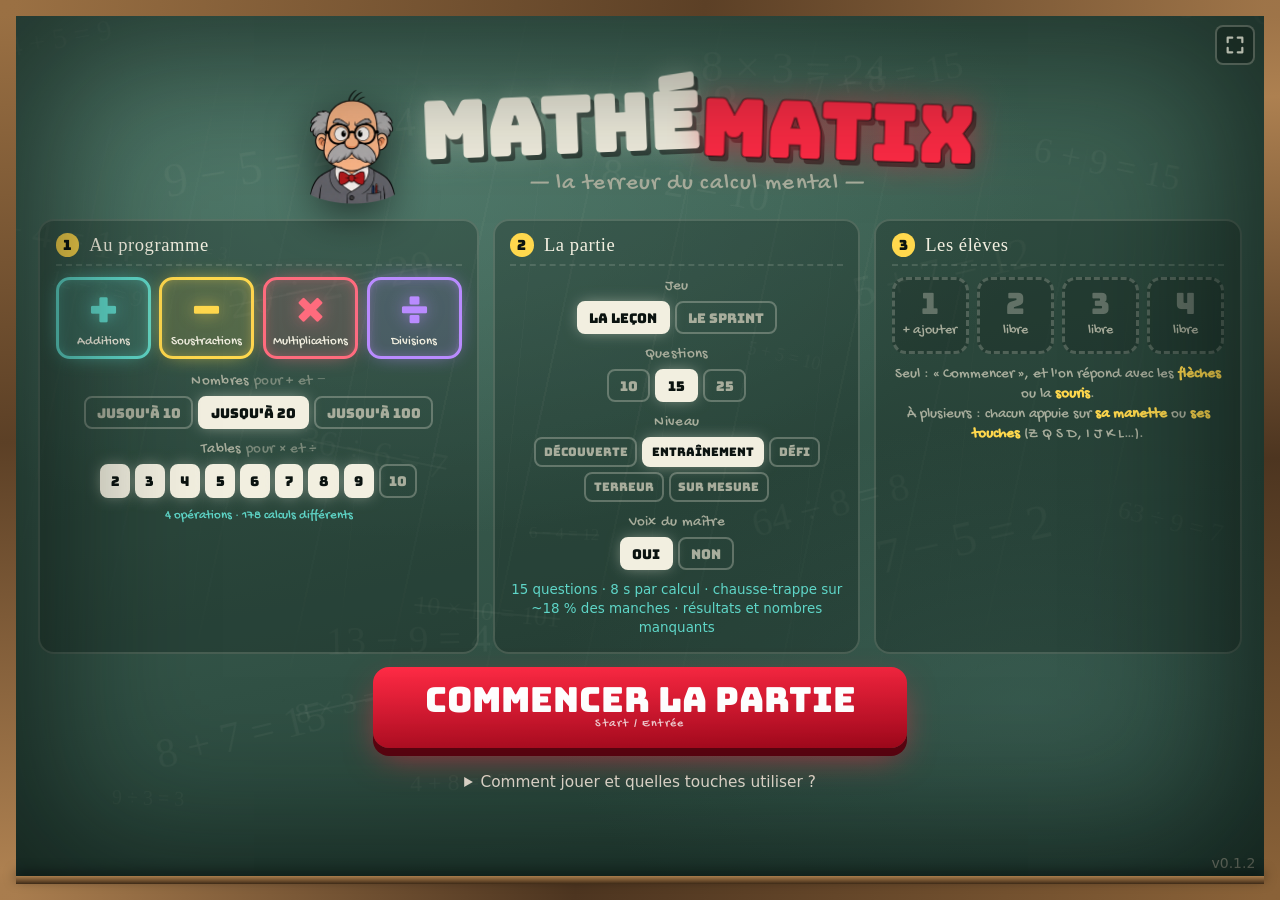
<file: index.html>
<!DOCTYPE html>
<html lang="fr">
<head>
<meta charset="utf-8">
<meta name="viewport" content="width=device-width, initial-scale=1">
<title>MATHÉMATIX — La Terreur du Calcul Mental</title>
<link rel="icon" type="image/png" href="img/maitre-icone.png">
<!-- L'appli installable du site publié. Son manifeste est ajouté par js/main.js,
     sur le site publié seulement : ouvert par double-clic, le navigateur refuse
     de le lire, et le signale en rouge dans la console. -->
<link rel="apple-touch-icon" href="img/icone-apple-180.png">
<meta name="theme-color" content="#244036">
<link rel="preconnect" href="https://fonts.googleapis.com">
<link rel="preconnect" href="https://fonts.gstatic.com" crossorigin>
<link href="https://fonts.googleapis.com/css2?family=Bungee&family=Permanent+Marker&family=Gochi+Hand&display=swap" rel="stylesheet">
<link rel="stylesheet" href="css/style.css">
</head>
<body>

<!-- Texture d'ardoise + vignette, purement décoratif -->
<div class="slate-grain" aria-hidden="true"></div>
<div class="slate-scribbles" id="slate-scribbles" aria-hidden="true"></div>
<div class="slate-vignette" aria-hidden="true"></div>
<canvas id="fx-canvas" aria-hidden="true"></canvas>
<div id="flash" aria-hidden="true"></div>

<!-- Plein écran, dans le coin du tableau. Hors de #stage : il reste au-dessus
     de la pause et du maître. Caché là où le navigateur ne sait pas le faire. -->
<button class="btn-fullscreen" id="btn-fullscreen" type="button" aria-pressed="false" hidden>
  <svg viewBox="0 0 24 24" aria-hidden="true">
    <path class="fs-enter" d="M4 9V4h5M15 4h5v5M20 15v5h-5M9 20H4v-5"/>
    <path class="fs-exit" d="M9 4v5H4M15 4v5h5M20 15h-5v5M4 15h5v5"/>
  </svg>
</button>

<main id="stage">

  <!-- ══════════════════ ACCUEIL ══════════════════ -->
  <!-- Trois blocs, dans l'ordre où on se pose les questions : QUOI réviser,
       COMMENT jouer, QUI joue. Leurs boutons sont injectés par js/main.js. -->
  <section id="screen-title" class="screen is-active">
    <div class="title-block">
      <div class="title-teacher" id="title-teacher"></div>
      <div class="title-text">
        <h1 class="game-title">
          <span class="gt-line gt-1">MATHÉ</span><span class="gt-line gt-2">MATIX</span>
        </h1>
        <p class="subtitle">— la terreur du calcul mental —</p>
      </div>
    </div>

    <div class="menu-grid">
      <section class="panel" id="panel-programme" aria-labelledby="h-programme">
        <h2 class="panel-title" id="h-programme"><b>1</b> Au programme</h2>
        <div class="op-tiles" id="op-tiles" role="group" aria-label="Opérations à réviser"></div>
        <div class="setting-group" id="scope-nombres">
          <span class="setting-label">Nombres <em class="setting-hint">pour + et −</em></span>
          <div class="seg" id="seg-nombres"></div>
        </div>
        <div class="setting-group" id="scope-tables">
          <span class="setting-label" id="label-tables">Tables <em class="setting-hint">pour × et ÷</em></span>
          <div class="table-toggles" id="table-toggles" role="group" aria-labelledby="label-tables"></div>
        </div>
        <p class="setting-note" id="programme-note" aria-live="polite"></p>
      </section>

      <section class="panel" id="panel-partie" aria-labelledby="h-partie">
        <h2 class="panel-title" id="h-partie"><b>2</b> La partie</h2>
        <div class="panel-row">
          <div class="setting-group">
            <span class="setting-label">Jeu</span>
            <div class="seg" id="seg-mode"></div>
          </div>
          <div class="setting-group" id="group-count">
            <span class="setting-label">Questions</span>
            <div class="seg" id="seg-count"></div>
          </div>
          <div class="setting-group" id="group-sprint">
            <span class="setting-label">Durée</span>
            <div class="seg" id="seg-sprint"></div>
          </div>
        </div>
        <div class="setting-group">
          <span class="setting-label">Niveau</span>
          <div class="seg" id="seg-preset"></div>
        </div>
        <div class="setting-group">
          <span class="setting-label">Voix du maître</span>
          <div class="seg" id="seg-voice"></div>
        </div>
        <p class="session-preview" id="session-preview" aria-live="polite"></p>
      </section>

      <section class="panel" id="panel-classe" aria-labelledby="h-classe">
        <h2 class="panel-title" id="h-classe"><b>3</b> Les élèves</h2>
        <div class="join-row" id="join-row" aria-label="Joueurs"><!-- pupitres injectés par JS --></div>
        <p class="join-hint" id="join-hint" aria-live="polite"></p>
        <!-- Le choix à la main, pour les cas qui sortent de l'ordinaire : il
             n'apparaît qu'en cliquant un pupitre. Boutons injectés par JS. -->
        <div class="device-picker" id="device-picker" hidden>
          <p class="picker-title" id="picker-title"></p>
          <div class="picker-options" id="picker-options" role="group" aria-labelledby="picker-title"></div>
          <p class="picker-note" id="picker-note"></p>
        </div>
      </section>
    </div>

    <!-- Réglages fins : visibles dès qu'on choisit « Sur mesure » -->
    <div class="custom-panel" id="custom-panel">
      <div class="custom-row">
        <div class="setting-group">
          <span class="setting-label">Temps par question</span>
          <div class="seg" id="seg-time"></div>
        </div>
        <div class="setting-group">
          <span class="setting-label">Calculs</span>
          <div class="seg" id="seg-mix"></div>
        </div>
        <div class="setting-group">
          <span class="setting-label">Chausse-trappes</span>
          <div class="seg" id="seg-traps"></div>
        </div>
        <div class="setting-group">
          <span class="setting-label">Rattrapage des plus lents</span>
          <div class="seg" id="seg-grace"></div>
        </div>
        <div class="setting-group">
          <span class="setting-label">Trouver le nombre manquant</span>
          <div class="seg" id="seg-hole"></div>
        </div>
        <div class="setting-group">
          <span class="setting-label">Sens d'écriture</span>
          <div class="seg" id="seg-sens"></div>
        </div>
      </div>
      <p class="custom-preview" id="custom-preview"></p>
    </div>

    <button class="btn-start" id="btn-start">
      <span>Commencer la partie</span>
      <small>Start / Entrée</small>
    </button>

    <!-- Le carnet du maître : n'apparaît que s'il a retenu quelque chose -->
    <div class="carnet-row" id="carnet-row" hidden>
      <span class="carnet-note" id="carnet-note"></span>
      <button class="btn-ghost" id="btn-carnet">Réviser ces calculs</button>
      <button class="btn-ghost btn-mini" id="btn-carnet-clear" title="Efface les calculs retenus par le maître">Vider le carnet</button>
    </div>

    <details class="controls-help" id="controls-help">
      <summary>Comment jouer et quelles touches utiliser ?</summary>
      <p>Choisis la réponse à la même place que ton bouton : haut, gauche, droite ou bas. Une seule réponse par question. La correction arrive quand tout le monde a répondu ou quand le temps est écoulé.</p>
      <p class="keys-legend" id="keys-legend"></p>
    </details>

    <!-- La version du jeu, dans le coin : écrite par js/main.js. Le bouton la
         remplace quand une version plus récente est en ligne. -->
    <p class="version" id="version"></p>
    <button class="btn-update" id="btn-update" type="button" hidden></button>
  </section>

  <!-- ══════════════════ PARTIE ══════════════════ -->
  <section id="screen-game" class="screen">

    <header class="hud">
      <div class="teacher-slot" id="teacher-slot"><!-- visage injecté --></div>
      <div class="hud-center">
        <!-- Leçon : « 3 / 15 ». Sprint : le temps qu'il reste avant la cloche. -->
        <div class="round-counter" id="round-counter"><span id="round-now">1</span><i>/</i><span id="round-max">15</span></div>
        <div class="trap-banner" id="trap-banner"></div>
      </div>
      <div class="hud-right">
        <div class="chalk-note" id="combo-note"></div>
        <button class="btn-pause" id="btn-pause" title="Pause (Échap / Start)">Pause <small>Échap / Start</small></button>
      </div>
    </header>

    <!-- L'ardoise démarre VIDE : une opération écrite ici serait lue par les
         enfants pendant l'entrée du maître, et ne serait jamais posée.
         La hauteur reste réservée en CSS pour que rien ne saute. -->
    <div class="question-zone">
      <div class="prompt" id="prompt"></div>
      <div class="prompt-tail" id="prompt-tail"></div>
      <div class="timer-rail"><div class="timer-fill" id="timer-fill"></div></div>
      <div class="round-feedback" id="round-feedback" aria-live="polite"></div>
    </div>

    <!-- Losange de réponses : la position reproduit les boutons de manette -->
    <div class="diamond" id="diamond">
      <button class="ans ans-up"    data-slot="0"><span class="ans-val"></span><em class="ans-btn">△ / Y</em></button>
      <button class="ans ans-left"  data-slot="1"><span class="ans-val"></span><em class="ans-btn">□ / X</em></button>
      <button class="ans ans-right" data-slot="2"><span class="ans-val"></span><em class="ans-btn">○ / B</em></button>
      <button class="ans ans-down"  data-slot="3"><span class="ans-val"></span><em class="ans-btn">✕ / A</em></button>
      <!-- Le tampon du verdict, au centre, posé à la révélation seulement -->
      <div class="verdict" id="verdict" aria-hidden="true"></div>
    </div>

    <footer class="desks" id="desks"><!-- pupitres injectés --></footer>
    <div class="pause-veil" id="pause-veil">
      <div class="pause-panel" id="pause-panel" role="dialog" aria-modal="true" aria-labelledby="pause-title" tabindex="-1">
        <h2 id="pause-title">On souffle !</h2>
        <p>Le temps est arrêté. La partie t'attend.</p>
        <button class="btn-start" id="btn-resume"><span>Reprendre</span><small>Start / Échap</small></button>
        <button class="btn-ghost" id="btn-quit">Terminer et voir le bulletin</button>
      </div>
    </div>
  </section>

  <!-- ══════════════════ RÉSULTATS ══════════════════ -->
  <section id="screen-end" class="screen">
    <h2 class="end-title">LE BULLETIN</h2>
    <p class="end-progress" id="end-progress"></p>
    <p class="end-record" id="end-record" aria-live="polite"></p>
    <div class="podium" id="podium"></div>
    <div class="notebook" id="notebook"></div>
    <div class="end-actions">
      <button class="btn-start" id="btn-again"><span>ON REMET ÇA</span><small>Start / Entrée</small></button>
      <button class="btn-ghost" id="btn-review" hidden>Revoir ces calculs tout de suite</button>
      <button class="btn-ghost" id="btn-menu">Changer les réglages</button>
    </div>
  </section>

  <!-- Gros plan du maître qui déboule -->
  <div class="teacher-burst" id="teacher-burst" aria-hidden="true">
    <div class="burst-face" id="burst-face"></div>
    <div class="burst-bubble" id="burst-bubble"></div>
  </div>

</main>

<script src="js/util.js"></script>
<script src="js/audio.js"></script>
<script src="js/fx.js"></script>
<script src="js/operations.js"></script>
<script src="js/questions.js"></script>
<script src="js/traps.js"></script>
<script src="js/teacher.js"></script>
<script src="js/input.js"></script>
<script src="js/memoire.js"></script>
<script src="js/game.js"></script>
<script src="js/main.js"></script>
</body>
</html>
</file>
<file: css/style.css>
/* ══════════════════════════════════════════════════════════════════
   MATHÉMATIX — feuille de style
   Direction artistique : ardoise d'école + craie + stylo rouge rageur.
   Le décor est en CSS ; seuls les portraits du maître sont des images (img/).
   ══════════════════════════════════════════════════════════════════ */

:root {
  /* Ardoise */
  --slate-0: #0b1310;
  --slate-1: #142320;
  --slate-2: #1d3028;
  --slate-edge: #3a2a1c;

  /* Craies */
  --chalk:      #f2efe0;
  --chalk-dim:  #a8ad9c;
  --chalk-warm: #ffd84d;
  --chalk-cyan: #5fd6c8;

  /* Colère */
  --rage:      #ff2b45;
  --rage-deep: #a3081c;

  /* Joueurs */
  --p1: #ff5a5f;
  --p2: #4ecdc4;
  --p3: #ffd23f;
  --p4: #b98bff;

  --font-arcade: 'Bungee', 'Arial Black', 'Impact', sans-serif;
  --font-chalk:  'Permanent Marker', 'Comic Sans MS', cursive;
  --font-hand:   'Gochi Hand', 'Comic Sans MS', cursive;

  --ease-pop: cubic-bezier(.2, 1.6, .35, 1);
}

* { box-sizing: border-box; margin: 0; padding: 0; }
/* Un élément masqué par `hidden` le reste, même s'il porte un `display`. */
[hidden] { display: none !important; }

html, body {
  height: 100%;
  overflow: hidden;
  color: var(--chalk);
  font-family: var(--font-chalk);
  -webkit-font-smoothing: antialiased;
  user-select: none;
  cursor: default;
}
html { background: var(--slate-0); }

/* ─── Fond : ardoise usée ───────────────────────────────────────────
   Le dégradé est porté par <body> lui-même, pas par un pseudo-élément :
   un z-index négatif dans body passerait derrière son propre background.
   Les couches de décor utilisent donc des z-index positifs, sous #stage. */
body {
  background:
    radial-gradient(ellipse 80% 62% at 30% 20%, rgba(94,138,124,.55) 0%, rgba(94,138,124,0) 64%),
    radial-gradient(ellipse 62% 52% at 80% 78%, rgba(70,110,98,.4) 0%, rgba(70,110,98,0) 60%),
    linear-gradient(168deg, #48705f 0%, #37594c 46%, #244036 100%);
  background-attachment: fixed;
}

/* Traces de craie effacée : de longs arcs pâles, comme un chiffon passé vite */
.slate-grain {
  position: fixed; inset: 0; z-index: 1;
  pointer-events: none;
  opacity: .1;
  background-image:
    repeating-linear-gradient(102deg, transparent 0 38px, rgba(242,239,224,.5) 38px 40px, transparent 40px 96px),
    repeating-linear-gradient(-84deg, transparent 0 62px, rgba(242,239,224,.35) 62px 63px, transparent 63px 150px);
  mask-image: radial-gradient(ellipse 80% 60% at 45% 40%, #000 0%, transparent 75%);
}

/* Le cadre passe au-dessus du jeu : c'est le tableau qui contient tout. */
.slate-vignette {
  position: fixed; inset: 0; z-index: 50;
  pointer-events: none;
  box-shadow: inset 0 0 11vw 3vw rgba(6,14,11,.62);
  /* Le cadre en bois du tableau : c'est lui qui dit « salle de classe »
     avant même qu'on lise un mot. */
  border: clamp(10px, 1.3vw, 22px) solid #6b4c2c;
  border-image: linear-gradient(148deg, #9a7043 0%, #5c4026 26%, #ad8050 52%, #4d3520 74%, #8a6238 100%) 1;
}

/* Rebord de craie : la petite gouttière en bas du tableau */
.slate-vignette::after {
  content: '';
  position: absolute;
  left: 0; right: 0; bottom: 0;
  height: clamp(6px, .9vh, 13px);
  background: linear-gradient(180deg, #a87c4c, #6b4c2c 60%, #3d2a17);
  box-shadow: 0 -4px 12px rgba(0,0,0,.5);
}

/* Opérations laissées au tableau par le maître — décor injecté par JS. */
.slate-scribbles {
  position: fixed; inset: 0; z-index: 2;
  pointer-events: none;
  overflow: hidden;
}
.scribble {
  position: absolute;
  font-family: var(--font-chalk);
  color: rgba(242,239,224,.05);
  white-space: nowrap;
  line-height: 1;
  filter: blur(.4px);      /* de la craie, pas du texte : ça ne doit pas se lire */
}
.scribble.struck { text-decoration: line-through; text-decoration-thickness: 2px; }

/* Au-dessus du gros plan du maître : la craie doit voler devant lui. */
#fx-canvas {
  position: fixed; inset: 0;
  width: 100%; height: 100%;
  pointer-events: none;
  z-index: 80;
}

#flash {
  position: fixed; inset: 0;
  pointer-events: none;
  z-index: 55;
  opacity: 0;
  background: var(--rage);
  mix-blend-mode: screen;
}
#flash.fire      { animation: flashFire .28s ease-out; }
#flash.fire-good { animation: flashGood .3s ease-out; }
@keyframes flashFire { 0% { opacity: .8 } 100% { opacity: 0 } }
@keyframes flashGood { 0% { opacity: .45; background: var(--chalk-cyan) } 100% { opacity: 0; background: var(--chalk-cyan) } }

/* ─── Secousse d'écran ────────────────────────────────────────────── */
#stage {
  position: relative;
  z-index: 10;
  height: 100%;
  will-change: transform;
}
#stage.shake-s { animation: shake .22s steps(4) 1; }
#stage.shake-m { animation: shake .38s steps(6) 2; }
#stage.shake-l { animation: shakeBig .5s steps(7) 2; }
@keyframes shake {
  0%,100% { transform: translate3d(0,0,0) }
  25% { transform: translate3d(-9px, 4px, 0) rotate(-.5deg) }
  50% { transform: translate3d(7px, -6px, 0) rotate(.4deg) }
  75% { transform: translate3d(-5px, -3px, 0) rotate(.3deg) }
}
@keyframes shakeBig {
  0%,100% { transform: translate3d(0,0,0) scale(1) }
  20% { transform: translate3d(-22px, 11px, 0) rotate(-1.4deg) scale(1.012) }
  45% { transform: translate3d(18px, -16px, 0) rotate(1.2deg) scale(1.02) }
  70% { transform: translate3d(-14px, -8px, 0) rotate(.8deg) scale(1.008) }
}

/* ─── Écrans ──────────────────────────────────────────────────────── */
.screen {
  position: absolute; inset: 0;
  display: none;
  flex-direction: column;
  align-items: center;
  padding: clamp(14px, 2.2vh, 30px) clamp(18px, 3vw, 54px);
}
.screen.is-active { display: flex; }

/* ══════════════════ ACCUEIL ══════════════════ */
/* « safe center » centre tant que ça tient, puis bascule en alignement
   haut au lieu de rogner le titre : sans lui, un accueil plus haut que
   l'écran coupait le haut de la page sans moyen d'y accéder. */
#screen-title {
  justify-content: safe center;
  gap: clamp(8px, 1.5vh, 18px);
  overflow-y: auto;
  overflow-x: hidden;
  scrollbar-width: thin;
}
#screen-title > * { flex: none; }

/* Le panneau des réglages fins prend de la place : le titre s'efface un
   peu pour lui, plutôt que de pousser le bouton de départ hors de l'écran. */
#screen-title:has(.custom-panel.on) { gap: clamp(5px, .9vh, 12px); }
#screen-title:has(.custom-panel.on) .game-title { font-size: clamp(28px, 4.4vw, 62px); }
#screen-title:has(.custom-panel.on) .title-teacher { width: clamp(46px, 5.6vw, 84px); }
#screen-title:has(.custom-panel.on) .subtitle { display: none; }
#screen-title:has(.custom-panel.on) .btn-start { font-size: clamp(17px, 2.3vw, 30px); padding-block: .32em .38em; }

.title-block {
  display: flex; align-items: center; justify-content: center;
  gap: clamp(6px, 1.6vw, 30px);
  position: relative;
}
.title-text { text-align: center; }
.title-teacher {
  width: clamp(58px, 7.4vw, 124px);
  flex: none;
  transform-origin: 50% 90%;
  animation: titleIn .7s .2s var(--ease-pop) both;
  filter: drop-shadow(0 10px 22px rgba(0,0,0,.6));
}

.game-title {
  font-family: var(--font-arcade);
  font-size: clamp(38px, 6vw, 92px);
  line-height: .86;
  letter-spacing: .01em;
  display: flex; justify-content: center; flex-wrap: wrap;
}
.gt-line { display: inline-block; }
.gt-1 {
  color: var(--chalk);
  text-shadow: 0 0 26px rgba(242,239,224,.28), 4px 5px 0 rgba(0,0,0,.55);
  transform: rotate(-2.4deg);
  animation: titleIn .7s var(--ease-pop) both;
}
.gt-2 {
  color: var(--rage);
  -webkit-text-stroke: 2px rgba(0,0,0,.35);
  text-shadow: 0 0 32px rgba(255,43,69,.6), 4px 5px 0 rgba(0,0,0,.5);
  transform: rotate(1.8deg) translateY(6px);
  animation: titleIn .7s .09s var(--ease-pop) both;
}
@keyframes titleIn {
  from { opacity: 0; transform: translateY(-40px) rotate(-14deg) scale(.7) }
}

.subtitle {
  font-family: var(--font-hand);
  font-size: clamp(14px, 1.8vw, 26px);
  color: var(--chalk-dim);
  letter-spacing: .06em;
  margin-top: .4em;
  animation: fadeUp .6s .35s both;
}
@keyframes fadeUp { from { opacity: 0; transform: translateY(14px) } }

/* ─── Les trois blocs : quoi réviser, comment jouer, qui joue ─────── */
.menu-grid {
  width: min(100%, 1560px);
  display: grid;
  grid-template-columns: minmax(0, 1.2fr) minmax(0, 1fr) minmax(0, 1fr);
  gap: clamp(8px, 1.1vw, 18px);
  align-items: stretch;
  animation: fadeUp .6s .4s both;
}
.panel {
  display: flex; flex-direction: column; align-items: center;
  gap: clamp(7px, 1.2vh, 14px);
  min-width: 0;
  padding: clamp(9px, 1.4vh, 16px) clamp(10px, 1.2vw, 20px) clamp(10px, 1.6vh, 18px);
  border: 2px solid rgba(242,239,224,.16);
  border-radius: 16px;
  background: rgba(6,14,11,.24);
}
.panel-title {
  align-self: stretch;
  display: flex; align-items: center; gap: .55em;
  font-family: var(--font-chalk);
  font-weight: 400;
  font-size: clamp(15px, 1.45vw, 22px);
  letter-spacing: .03em;
  color: var(--chalk);
  padding-bottom: .4em;
  border-bottom: 2px dashed rgba(242,239,224,.14);
}
/* Le numéro dit l'ordre des questions, sans une ligne d'explication. */
.panel-title b {
  flex: none;
  display: grid; place-items: center;
  width: 1.65em; aspect-ratio: 1;
  border-radius: 50%;
  background: var(--chalk-warm);
  color: var(--slate-0);
  font-family: var(--font-arcade);
  font-size: .76em;
  font-weight: 400;
}
.panel-row {
  display: flex; flex-wrap: wrap; justify-content: center;
  gap: clamp(7px, 1.2vh, 14px) clamp(10px, 1.3vw, 22px);
}

/* Les opérations : quatre tuiles qu'on allume ou qu'on éteint. Chacune a
   sa craie, pour qu'on voie d'un coup d'œil ce qui est au programme. */
.op-tiles {
  width: 100%;
  display: grid;
  grid-template-columns: repeat(4, minmax(0, 1fr));
  gap: clamp(5px, .7vw, 12px);
}
.op-tile {
  --oc: var(--chalk);
  display: grid; justify-items: center; align-content: center; gap: 3px;
  min-width: 0;
  padding: clamp(6px, 1vh, 12px) 3px clamp(5px, .8vh, 10px);
  border: 3px dashed rgba(242,239,224,.24);
  border-radius: 14px;
  background: rgba(0,0,0,.16);
  color: var(--chalk-dim);
  cursor: pointer;
  transition: transform .18s var(--ease-pop), border-color .18s, background .18s, box-shadow .18s;
}
.op-tile.op-add { --oc: var(--chalk-cyan); }
.op-tile.op-sub { --oc: var(--chalk-warm); }
.op-tile.op-mul { --oc: #ff6b7d; }
.op-tile.op-div { --oc: var(--p4); }
.op-sign {
  font-family: var(--font-arcade);
  font-size: clamp(28px, 3.3vw, 54px);
  line-height: 1;
  color: rgba(242,239,224,.32);
  transition: color .18s, text-shadow .18s;
}
.op-name {
  max-width: 100%;
  font-family: var(--font-hand);
  font-size: clamp(10px, .98vw, 16px);
  white-space: nowrap; overflow: hidden; text-overflow: ellipsis;
}
.op-tile:hover { border-color: var(--chalk); transform: translateY(-2px); }
.op-tile.on {
  border-style: solid;
  border-color: var(--oc);
  background: color-mix(in srgb, var(--oc) 15%, transparent);
  color: var(--chalk);
  box-shadow: 0 0 22px -8px var(--oc), inset 0 0 18px -9px var(--oc);
}
.op-tile.on .op-sign { color: var(--oc); text-shadow: 0 0 16px color-mix(in srgb, var(--oc) 55%, transparent); }

/* Pupitres d'inscription */
.join-row {
  width: 100%;
  display: grid;
  grid-template-columns: repeat(4, minmax(0, 1fr));
  gap: clamp(5px, .6vw, 10px);
}
.slot {
  min-width: 0;
  padding: clamp(6px, 1vh, 12px) 3px;
  border: 3px dashed rgba(242,239,224,.22);
  border-radius: 14px;
  text-align: center;
  transition: all .35s var(--ease-pop);
  position: relative;
  background: rgba(0,0,0,.16);
}
.slot .slot-num {
  font-family: var(--font-arcade);
  font-size: clamp(20px, 2.3vw, 34px);
  color: rgba(242,239,224,.3);
  line-height: 1;
}
.slot .slot-state {
  font-family: var(--font-hand);
  font-size: clamp(11px, 1.1vw, 16px);
  color: var(--chalk-dim);
  margin-top: .3em;
  min-height: 1.4em;
  display: block;
}
.slot .slot-dev {
  font-family: var(--font-hand);
  font-size: clamp(9px, .85vw, 12px);
  line-height: 1.2;
  color: rgba(242,239,224,.5);
  display: block;
}
.slot.joined {
  border-style: solid;
  border-color: var(--pc);
  background: color-mix(in srgb, var(--pc) 16%, transparent);
  box-shadow: 0 0 26px -6px var(--pc), inset 0 0 20px -8px var(--pc);
  transform: translateY(-3px) rotate(var(--tilt, -1deg));
  animation: slotPop .45s var(--ease-pop);
}
.slot.joined .slot-num { color: var(--pc); text-shadow: 0 0 16px var(--pc); }
.slot.joined .slot-state { color: var(--chalk); }
@keyframes slotPop {
  0% { transform: scale(.82) translateY(0) }
  60% { transform: scale(1.1) translateY(-9px) }
}

.join-hint {
  font-family: var(--font-hand);
  font-size: clamp(13px, 1.2vw, 18px);
  line-height: 1.3;
  color: var(--chalk-dim);
  text-align: center;
}
.join-hint b { color: var(--chalk-warm); }

/* Le choix à la main d'un périphérique : sous les pupitres, à la couleur
   de l'élève concerné. Il n'apparaît qu'en cliquant un pupitre. */
.device-picker {
  align-self: stretch;
  display: grid; justify-items: center; gap: 8px;
  padding: 10px 12px 12px;
  border: 2px solid var(--pc, var(--chalk));
  border-radius: 12px;
  background: rgba(6,14,11,.4);
  box-shadow: inset 0 0 22px -10px var(--pc, transparent);
  animation: fadeUp .22s both;
}
.picker-title, .picker-note { font-family: system-ui, sans-serif; text-align: center; line-height: 1.35; }
.picker-title { font-size: 15px; color: var(--chalk); }
.picker-note { font-size: 13px; color: var(--chalk-dim); }
.picker-note:empty { display: none; }
.picker-options { display: flex; flex-wrap: wrap; justify-content: center; gap: 6px; }
.picker-options .chip { font-family: system-ui, sans-serif; font-size: 14px; font-weight: 600; color: var(--chalk); min-height: 36px; }
.picker-options .chip.retire { color: #ff8a98; border-color: rgba(255,43,69,.55); }
.picker-options .chip.ferme { color: var(--chalk-dim); border-style: dashed; }
.slot.picking { border-style: solid; border-color: var(--pc); box-shadow: 0 0 0 3px color-mix(in srgb, var(--pc) 35%, transparent); }

/* Réglages */
.setting-group { text-align: center; min-width: 0; }
.setting-label {
  display: block;
  font-family: var(--font-hand);
  font-size: clamp(14px, 1.2vw, 18px);
  letter-spacing: .02em;
  color: var(--chalk-dim);
  margin-bottom: .4em;
}
.setting-hint {
  font-style: normal;
  letter-spacing: .02em;
  opacity: .62;
}
.setting-note {
  font-family: var(--font-hand);
  font-size: clamp(12px, 1.05vw, 15px);
  color: var(--chalk-cyan);
  text-align: center;
}

.table-toggles, .seg { display: flex; gap: 5px; flex-wrap: wrap; justify-content: center; }

/* ─── Panneau des réglages fins ───────────────────────────────────── */
.custom-panel {
  display: none;
  width: min(100%, 1560px);
  padding: clamp(8px, 1.4vh, 16px) clamp(12px, 2vw, 26px) clamp(6px, 1vh, 12px);
  border: 2px dashed rgba(242,239,224,.22);
  border-radius: 14px;
  background: rgba(0,0,0,.24);
  animation: fadeUp .35s var(--ease-pop) both;
}
.custom-panel.on { display: block; }
.custom-row {
  display: flex; flex-wrap: wrap;
  gap: clamp(6px, 1.1vw, 18px) clamp(8px, 1.6vw, 26px);
  justify-content: center; align-items: flex-start;
}
/* Réglages fins : boutons plus serrés, ils sont nombreux et c'est un
   écran de parent, pas un écran de jeu. */
.custom-panel .chip { min-height: 36px; font-size: 12px; padding: .45em .7em; }
.custom-panel .setting-label { margin-bottom: .3em; font-size: 15px; }
.custom-preview {
  margin-top: .7em;
  text-align: center;
  font-family: system-ui, sans-serif;
  font-size: 14px;
  color: var(--chalk-dim);
  line-height: 1.6;
}

/* Le préréglage « sur mesure » se distingue des niveaux tout faits. */
.chip.custom.on {
  background: var(--chalk-warm);
  border-color: var(--chalk-warm);
  box-shadow: 0 0 16px -3px var(--chalk-warm);
}

.chip {
  font-family: var(--font-arcade);
  font-size: clamp(11px, 1.05vw, 16px);
  padding: .42em .62em;
  min-width: 2.1em;
  border: 2px solid rgba(242,239,224,.28);
  border-radius: 8px;
  background: transparent;
  color: var(--chalk-dim);
  cursor: pointer;
  transition: all .16s var(--ease-pop);
}
.chip:hover { border-color: var(--chalk); color: var(--chalk); transform: translateY(-2px); }
.chip.on {
  background: var(--chalk);
  color: var(--slate-0);
  border-color: var(--chalk);
  box-shadow: 0 0 16px -3px rgba(242,239,224,.55);
}
.chip.wide { min-width: auto; padding-inline: .8em; }

/* Les cinq niveaux portent des mots longs : ils doivent tenir en deux
   rangées au plus dans un bloc étroit. */
#seg-preset .chip { font-size: clamp(10px, .92vw, 14px); padding-inline: .66em; }

.btn-start {
  font-family: var(--font-arcade);
  font-size: clamp(19px, 2.7vw, 38px);
  padding: .42em 1.5em .5em;
  border: 0; border-radius: 16px;
  background: linear-gradient(178deg, var(--rage) 0%, var(--rage-deep) 100%);
  color: #fff;
  cursor: pointer;
  box-shadow: 0 8px 0 #5c0410, 0 14px 34px -8px rgba(255,43,69,.7);
  transition: transform .12s ease, box-shadow .12s ease, filter .2s;
  animation: fadeUp .4s both;
  line-height: 1.05;
  text-align: center;
}
.btn-start small {
  display: block;
  font-family: var(--font-hand);
  font-size: .34em;
  opacity: .8;
  letter-spacing: .12em;
}
.btn-start:hover:not(:disabled) { transform: translateY(-3px); box-shadow: 0 11px 0 #5c0410, 0 20px 40px -8px rgba(255,43,69,.8); }
.btn-start:active:not(:disabled) { transform: translateY(5px); box-shadow: 0 3px 0 #5c0410; }
.btn-start:disabled { filter: grayscale(.85) brightness(.55); cursor: not-allowed; animation: fadeUp .6s .65s both; }

.btn-ghost {
  font-family: var(--font-hand);
  font-size: clamp(13px, 1.5vw, 19px);
  background: transparent;
  border: 2px solid rgba(242,239,224,.3);
  color: var(--chalk-dim);
  padding: .5em 1.3em;
  border-radius: 12px;
  cursor: pointer;
  transition: all .18s;
}
.btn-ghost:hover:not(:disabled) { color: var(--chalk); border-color: var(--chalk); }
.btn-ghost:disabled { opacity: .45; cursor: not-allowed; }

/* Le carnet du maître : ce qu'il a retenu des parties précédentes. */
.carnet-row {
  display: flex; flex-wrap: wrap; align-items: center; justify-content: center;
  gap: 8px 14px;
  font-family: system-ui, sans-serif;
  font-size: clamp(13px, 1.1vw, 16px);
  color: var(--chalk-warm);
  text-align: center;
}
.carnet-row .btn-ghost { font-family: system-ui, sans-serif; font-size: 15px; min-height: 38px; color: var(--chalk); padding: .35em 1em; }
.carnet-row .btn-mini { font-size: 13px; color: var(--chalk-dim); border-color: rgba(242,239,224,.18); }

/* ══════════════════ PARTIE ══════════════════ */
/* padding-bottom généreux : le cadre en bois et son rebord de craie
   mordent sur l'écran, et les pupitres passaient dessous. */
#screen-game {
  justify-content: space-between;
  gap: 1vh;
  padding-bottom: clamp(26px, 3.6vh, 46px);
}

.hud {
  width: 100%;
  display: grid;
  grid-template-columns: 1fr auto 1fr;
  align-items: center;
  gap: 12px;
}
/* Le visage fixe la hauteur du bandeau : trop grand, il la prend au losange. */
.teacher-slot { justify-self: start; width: clamp(52px, 6.2vw, 96px); }
.hud-center { text-align: center; }
.hud-right { justify-self: end; text-align: right; }

.round-counter {
  font-family: var(--font-arcade);
  font-size: clamp(15px, 2vw, 27px);
  color: var(--chalk-dim);
  letter-spacing: .05em;
}
.round-counter i { opacity: .4; margin: 0 .18em; font-style: normal; }
.round-counter span:first-child { color: var(--chalk); }
/* Sprint : il n'y a pas de « 3 / 15 », seulement le temps avant la cloche. */
.round-counter.sprint i, .round-counter.sprint #round-max { display: none; }
.round-counter.sprint::before {
  content: '';
  display: inline-block;
  width: .95em; height: 1.7em;
  margin-right: .35em;
  vertical-align: middle;
  background: url('../img/cloche.webp') center / contain no-repeat;
}
.round-counter.sprint #round-now { color: var(--chalk-warm); font-size: 1.25em; }

.trap-banner {
  font-family: var(--font-arcade);
  font-size: clamp(13px, 1.9vw, 26px);
  min-height: 1.5em;
  letter-spacing: .06em;
  color: var(--chalk-warm);
  text-shadow: 0 0 18px currentColor;
  opacity: 0;
}
.trap-banner.show { animation: trapIn .5s var(--ease-pop) both, trapWobble 1.1s .5s infinite; }
@keyframes trapIn { from { opacity: 0; transform: scale(.3) rotate(-12deg) } to { opacity: 1; transform: none } }
@keyframes trapWobble { 50% { transform: rotate(-1.6deg) scale(1.03) } }

.chalk-note {
  font-family: var(--font-chalk);
  font-size: clamp(13px, 1.7vw, 23px);
  color: var(--chalk-cyan);
  min-height: 1.4em;
  opacity: 0;
  transition: opacity .3s;
}
.chalk-note.show { opacity: 1; animation: notePop .4s var(--ease-pop); }
@keyframes notePop { from { transform: scale(.5) rotate(8deg) } }

/* ─── L'énoncé ────────────────────────────────────────────────────── */
.question-zone { text-align: center; width: 100%; }

.prompt {
  font-family: var(--font-arcade);
  /* plafonné aussi en hauteur d'écran, sinon l'énoncé mange le losange */
  font-size: min(clamp(40px, 10vw, 140px), 17vh);
  line-height: .95;
  /* L'ardoise est vide entre deux manches : sans hauteur réservée, tout
     l'écran remonterait puis redescendrait à chaque question. */
  min-height: .95em;
  text-wrap: balance;
  letter-spacing: .02em;
  color: var(--chalk);
  text-shadow: 0 0 40px rgba(242,239,224,.22), 3px 4px 0 rgba(0,0,0,.5);
}
/* Une consigne en mots n'a pas besoin de la taille d'une opération : deux
   gros chiffres se lisent d'un coup d'œil, une phrase se lit. */
.prompt.is-text { font-size: min(clamp(26px, 5vw, 62px), 9vh); }

.prompt.enter { animation: promptIn .42s var(--ease-pop) both; }
@keyframes promptIn { from { opacity: 0; transform: scale(.55) rotate(-5deg) } }
.prompt.hidden-mem { color: transparent; text-shadow: none; position: relative; }
.prompt.hidden-mem::after {
  content: '? ? ?';
  position: absolute; inset: 0;
  color: rgba(242,239,224,.16);
  display: grid; place-items: center;
}

.prompt-tail {
  font-family: var(--font-hand);
  font-size: clamp(18px, 2.6vw, 38px);
  color: var(--chalk-warm);
  margin-top: -.1em;
  min-height: 1.1em;
}

/* Nombre manquant, signe effacé : la seconde ligne porte le résultat, sans
   lequel la question n'a pas de réponse. Elle se lit comme un nombre. */
.prompt-tail.fort {
  font-family: var(--font-arcade);
  font-size: min(clamp(24px, 4.4vw, 62px), 8vh);
  line-height: 1.05;
  margin-top: .05em;
  text-shadow: 3px 4px 0 rgba(0,0,0,.45);
}
/* La première ligne lui cède de la place : à hauteur égale, sinon le
   losange se tasse et les cases se chevauchent. */
.prompt:has(+ .prompt-tail.fort) { font-size: min(clamp(34px, 8.2vw, 116px), 14vh); }

.timer-rail {
  width: min(78%, 900px);
  height: clamp(10px, 1.5vh, 18px);
  margin: clamp(8px, 1.4vh, 18px) auto 0;
  border: 2px solid rgba(242,239,224,.3);
  border-radius: 99px;
  overflow: hidden;
  background: rgba(0,0,0,.35);
  position: relative;
}
.timer-fill {
  height: 100%; width: 100%;
  transform-origin: left center;
  background: linear-gradient(90deg, var(--rage) 0%, var(--chalk-warm) 55%, var(--chalk-cyan) 100%);
  box-shadow: 0 0 14px rgba(255,216,77,.6);
}
.timer-rail.panic { animation: panicPulse .28s infinite alternate; border-color: var(--rage); }
@keyframes panicPulse { to { box-shadow: 0 0 22px 3px var(--rage); transform: scaleY(1.22) } }

/* Quelqu'un s'est prononcé : le chrono devient une brève fenêtre de
   rattrapage. Craie BLANCHE et non cyan : le cyan est la couleur de la
   bonne réponse dans tout le jeu, et le rail se colorait dès qu'un joueur
   avait juste — soit exactement l'indice qu'on cherche à ne pas donner. */
.timer-rail.grace { border-color: var(--chalk); animation: gracePulse .4s infinite alternate; }
.timer-rail.grace .timer-fill { background: var(--chalk); box-shadow: 0 0 16px var(--chalk); }
@keyframes gracePulse { to { box-shadow: 0 0 20px 2px var(--chalk) } }

/* ─── Losange de réponses ─────────────────────────────────────────── */
/* Le losange est dimensionné par sa HAUTEUR, pas sa largeur : sinon, sur
   un écran 16:9, il pousse les pupitres des joueurs hors de l'écran — et
   les scores sont précisément ce que les enfants regardent. */
.diamond {
  position: relative;
  height: clamp(210px, 37vh, 360px);
  aspect-ratio: 1.55 / 1;
  width: auto;
  max-width: 94vw;
  transition: transform .45s var(--ease-pop);
}

/* Les cases se dimensionnent en PARTS du losange, largeur et hauteur :
   trois rangées de 31 % ne peuvent pas se chevaucher, même quand un écran
   bas tasse le losange. Une largeur minimale en pixels le faisait.

   Chaque case est une ardoise d'écolier. L'image est découpée en neuf
   (`border-image`) : les coins et le cadre de bois gardent leur dessin, seul
   le milieu s'étire — la même image habille donc une case de nombre comme la
   case large d'une opération entière. */
.ans {
  --cadre: clamp(8px, .95vw, 16px);
  position: absolute;
  width: 34%;
  height: 31%;
  padding: 0 4px;
  border: var(--cadre) solid transparent;
  border-image: url('../img/ardoise.webp') 52 fill stretch;
  background: none;
  color: var(--chalk);
  cursor: pointer;
  display: grid;
  place-content: center;
  transition: transform .18s var(--ease-pop), filter .2s;
  filter: drop-shadow(0 5px 6px rgba(0,0,0,.4));
}
.ans-up    { top: 0;    left: 50%; transform: translateX(-50%); }
.ans-left  { top: 50%;  left: 2%;  transform: translateY(-50%); }
.ans-right { top: 50%;  right: 2%; transform: translateY(-50%); }
.ans-down  { bottom: 0; left: 50%; transform: translateX(-50%); }

.ans-val {
  font-family: var(--font-arcade);
  font-size: clamp(24px, 3.7vw, 54px);
  line-height: 1;
  letter-spacing: .01em;
  text-shadow: 0 0 14px rgba(242,239,224,.18);
  /* laisse sa place au rappel du bouton, posé au bas de l'ardoise */
  transform: translateY(-9%);
}
/* Le bouton de manette, écrit petit au bas de l'ardoise : la case entière
   reste au nombre. */
.ans-btn {
  position: absolute; left: 0; right: 0; bottom: 1px;
  text-align: center;
  font-family: var(--font-arcade);
  font-size: clamp(9px, .95vw, 14px);
  font-style: normal;
  color: rgba(242,239,224,.62);
  letter-spacing: .1em;
  line-height: 1.15;
}
/* Format « trouve l'intrus » : chaque case porte une opération entière,
   donc il faut des cases plus larges et un texte plus petit. */
.ans.op-mode .ans-val { font-size: clamp(13px, 2vw, 27px); }
/* Format « signe effacé » : un seul caractère par case, autant le montrer. */
.ans.sign-mode .ans-val { font-size: clamp(32px, 4.6vw, 64px); line-height: .8; }
.diamond.wide-ans .ans { width: 42%; height: 27%; }

.ans:hover { filter: drop-shadow(0 5px 6px rgba(0,0,0,.4)) brightness(1.18); }
.ans-up:hover    { transform: translateX(-50%) scale(1.05); }
.ans-left:hover  { transform: translateY(-50%) scale(1.05); }
.ans-right:hover { transform: translateY(-50%) scale(1.05); }
.ans-down:hover  { transform: translateX(-50%) scale(1.05); }

/* Halo d'un joueur qui vient de buzzer */
.ans.hit { animation: ansHit .3s var(--ease-pop); }
@keyframes ansHit { 50% { filter: brightness(1.8) } }

/* La révélation : la bonne ardoise s'illumine, les autres s'éteignent et
   reçoivent leur croix. */
.ans.reveal-good {
  filter: drop-shadow(0 0 16px var(--chalk-cyan)) drop-shadow(0 0 5px var(--chalk-cyan)) brightness(1.2);
  animation: goodPop .55s var(--ease-pop);
}
.ans.reveal-good .ans-val { color: var(--chalk-cyan); text-shadow: 0 0 16px rgba(95,214,200,.7); }
@keyframes goodPop { 40% { filter: drop-shadow(0 0 22px var(--chalk-cyan)) brightness(1.7) } }
/* Un voile sombre plutôt qu'un filtre gris : un filtre posé sur l'ardoise
   grisait aussi sa croix, qui doit rester rouge. */
.ans.reveal-bad::before {
  content: '';
  position: absolute; inset: calc(-1 * var(--cadre));
  border-radius: 9% / 15%;
  background: rgba(8, 14, 12, .66);
}
.ans.reveal-bad::after {
  content: '';
  position: absolute; inset: 4%;
  background:
    linear-gradient(46deg, transparent 46%, var(--rage) 46% 54%, transparent 54%),
    linear-gradient(-46deg, transparent 46%, var(--rage) 46% 54%, transparent 54%);
  opacity: .92;
  animation: crossIn .25s ease-out;
}
@keyframes crossIn { from { transform: scale(.4) rotate(-30deg); opacity: 0 } }

.ans.locked { pointer-events: none; }

/* ─── Le verdict de la manche : il se voit autant qu'il s'entend ─────
   Posé sur le losange à la révélation (`verdict-win` / `verdict-lose`),
   jamais avant. Les cases sont placées par `transform` : on anime la case
   par `translate` (qui s'y ajoute), et son contenu par `scale` — posé sur
   la case elle-même, `scale` la ferait dériver d'une demi-largeur. */

/* Victoire : le nombre juste bondit, une onde part de l'ardoise. */
.diamond.verdict-win .ans.reveal-good .ans-val { animation: valPop .65s var(--ease-pop) both; }
@keyframes valPop { 0% { scale: 1 } 35% { scale: 1.32 } 60% { scale: .94 } 100% { scale: 1.08 } }
.diamond.verdict-win .ans.reveal-good::after {
  content: '';
  position: absolute; inset: calc(-1 * var(--cadre));
  border: 4px solid var(--chalk-cyan);
  border-radius: 10% / 16%;
  pointer-events: none;
  animation: goodRing .8s ease-out forwards;
}
@keyframes goodRing { from { opacity: .95; scale: 1 } to { opacity: 0; scale: 1.5 } }

/* Défaite : la bonne ardoise se montre sans fête, d'un halo qui respire ;
   celle qu'on a choisie à tort secoue la tête sous sa croix. */
.diamond.verdict-lose .ans.reveal-good { animation: goodCalm 1.1s ease-in-out 2; }
@keyframes goodCalm { 50% { filter: drop-shadow(0 0 20px var(--chalk-cyan)) brightness(1.3) } }
.ans.reveal-bad.chosen { animation: badShake .55s ease-out; }
@keyframes badShake {
  15% { translate: -10px 0 } 30% { translate: 9px 0 } 45% { translate: -6px 0 }
  60% { translate: 4px 0 }   75% { translate: -2px 0 }
}

/* Le tampon, au milieu du losange. Il tombe et repart vite : pendant qu'on
   lit la correction, il ne doit plus rien cacher. */
.verdict {
  position: absolute; left: 50%; top: 50%;
  z-index: 4;
  translate: -50% -50%;
  pointer-events: none;
  font-family: var(--font-arcade);
  font-size: clamp(16px, 3.6vh, 32px);
  line-height: 1;
  white-space: nowrap;
  opacity: 0;
}
/* Gagné : l'étoile du bon point, et le mot dessous. */
.verdict.win {
  padding-top: 2em;
  background: url('../img/etoile.webp') center top / 2.2em no-repeat;
  color: var(--chalk-warm);
  text-shadow: 0 0 18px rgba(255,210,63,.65), 3px 3px 0 rgba(0,0,0,.55);
  animation: verdictWin 2.1s var(--ease-pop) both;
}
@keyframes verdictWin {
  0%       { opacity: 0; scale: .2; rotate: -25deg }
  16%      { opacity: 1; scale: 1.25; rotate: 6deg }
  28%      { scale: .95; rotate: -2deg }
  38%, 76% { opacity: 1; scale: 1; rotate: 0deg; translate: -50% -50% }
  100%     { opacity: 0; scale: .85; translate: -50% -95% }
}
/* Raté : le coup de tampon du maître, à l'encre rouge. */
.verdict.lose, .verdict.late {
  padding: .32em .55em .26em;
  color: var(--rage);
  border: .13em solid currentColor;
  border-radius: .28em;
  outline: .05em solid currentColor;
  outline-offset: .14em;
  background: rgba(24, 8, 10, .62);
  rotate: -9deg;
  animation: verdictStamp 2s cubic-bezier(.2, .9, .3, 1) both;
}
.verdict.late { color: #ff9d3d; }
@keyframes verdictStamp {
  0%       { opacity: 0; scale: 2.6; rotate: -22deg }
  14%      { opacity: 1; scale: .9; rotate: -9deg }
  22%      { scale: 1.05 }
  30%, 78% { opacity: 1; scale: 1 }
  100%     { opacity: 0; scale: 1 }
}

/* Pastilles des joueurs qui ont buzzé sur cette réponse */
.buzzers { position: absolute; top: calc(-1 * var(--cadre) - 9px); left: 50%; transform: translateX(-50%); display: flex; gap: 4px; }
.buzz-dot {
  width: clamp(14px, 1.8vw, 24px); aspect-ratio: 1;
  border-radius: 50%;
  background: var(--pc);
  border: 2px solid rgba(0,0,0,.5);
  box-shadow: 0 0 14px var(--pc);
  animation: dotIn .28s var(--ease-pop);
}
@keyframes dotIn { from { transform: scale(0) } 70% { transform: scale(1.4) } }

/* ─── Pupitres en bas ─────────────────────────────────────────────── */
.desks {
  width: 100%;
  display: flex; gap: clamp(6px, 1.1vw, 16px);
  justify-content: center;
}
.desk {
  flex: 1 1 0; max-width: 280px;
  /* La planche a déjà les proportions d'un pupitre : elle s'étire d'un bloc.
     Découpée en neuf comme l'ardoise, ses vis s'allongeaient en ovales. */
  padding: clamp(8px, 1.3vh, 13px) clamp(22px, 2.3vw, 34px);
  background: url('../img/planche.webp') center / 100% 100% no-repeat;
  display: flex; align-items: center; justify-content: space-between; gap: 8px;
  transition: transform .25s var(--ease-pop), filter .25s;
  position: relative;
  filter: drop-shadow(0 4px 0 var(--pc)) drop-shadow(0 6px 5px rgba(0,0,0,.35));
  /* pas d'overflow:hidden : les points gagnés s'envolent hors du pupitre */
}
.desk-id { min-width: 0; }
.desk-name {
  font-family: var(--font-chalk);
  font-size: clamp(11px, 1.25vw, 18px);
  color: #3b2714;
  white-space: nowrap;
  display: block;
}
/* La pastille dit à qui est le pupitre — la même que sur les ardoises. */
.desk-name::before {
  content: '';
  display: inline-block;
  width: .72em; height: .72em;
  margin-right: .4em;
  border-radius: 50%;
  background: var(--pc);
  border: 2px solid #3b2714;
  vertical-align: -.04em;
}
/* Rappel des touches : en début de partie, un enfant ne sait pas encore
   quel pupitre est le sien. */
.desk-keys {
  display: block;
  font-family: var(--font-arcade);
  font-size: clamp(7px, .78vw, 11px);
  color: rgba(59,39,20,.62);
  letter-spacing: .05em;
  white-space: nowrap;
  overflow: hidden;
  text-overflow: ellipsis;
}
.desk-score {
  font-family: var(--font-arcade);
  font-size: clamp(15px, 2vw, 30px);
  line-height: 1;
  color: #3b2714;
}
.desk.gain { animation: deskGain .6s var(--ease-pop); }
@keyframes deskGain {
  0% { transform: none }
  35% { transform: translateY(-15px) scale(1.1);
        filter: drop-shadow(0 4px 0 var(--pc)) drop-shadow(0 0 20px var(--pc)) }
}
/* Au piquet : le pupitre encaisse le coup avant de s'affaisser. */
.desk.stunned {
  filter: drop-shadow(0 4px 0 var(--pc));
  transform: translateY(7px) rotate(-1.4deg);
  animation: deskStun .5s ease-out;
}
@keyframes deskStun {
  0%  { transform: none }
  25% { transform: translateY(12px) rotate(2.4deg) }
  50% { transform: translateY(4px) rotate(-3deg) }
}
.desk.stunned::after {
  content: 'AU PIQUET';
  position: absolute; inset: 0;
  display: grid; place-items: center;
  border-radius: 14px / 40%;
  font-family: var(--font-arcade);
  font-size: clamp(9px, 1.15vw, 15px);
  color: #ff5c70;
  background: rgba(22, 12, 6, .78);
  letter-spacing: .1em;
}
.desk .streak {
  position: absolute; top: 2px; right: 5px;
  font-family: var(--font-hand);
  font-size: clamp(8px, .95vw, 12px);
  color: #8a2a12;
  opacity: .95;
}
.desk .float-pts {
  position: absolute; top: 50%; left: 50%;
  font-family: var(--font-arcade);
  font-size: clamp(14px, 1.8vw, 26px);
  pointer-events: none;
  animation: floatPts .9s ease-out forwards;
}
@keyframes floatPts {
  0% { transform: translate(-50%, -50%) scale(.6); opacity: 0 }
  25% { transform: translate(-50%, -140%) scale(1.15); opacity: 1 }
  100% { transform: translate(-50%, -320%) scale(.9); opacity: 0 }
}

/* ══════════════════ LE MAÎTRE ══════════════════ */
/* Cinq portraits empilés sur la même toile, un par humeur : la classe posée
   sur `.teacher` par le JS dit lequel se montre. Tous restent chargés et en
   place ; un fondu très court évite tout clignotement au changement. */
.teacher {
  position: relative;
  display: block;
  width: 100%;
  aspect-ratio: 384 / 485;       /* la toile commune des portraits */
}
.teacher .t {
  position: absolute; inset: 0;
  width: 100%; height: 100%;
  object-fit: contain;
  opacity: 0;
  transition: opacity .1s linear;
  -webkit-user-drag: none;
}
.teacher .t-neutral { opacity: 1; }
.teacher.rage .t-neutral, .teacher.pleased .t-neutral,
.teacher.sly .t-neutral, .teacher.dead .t-neutral { opacity: 0; }
.teacher.rage .t-rage, .teacher.pleased .t-pleased,
.teacher.sly .t-sly, .teacher.dead .t-dead { opacity: 1; }

/* La colère le fait trembler tout entier. */
.teacher.rage { animation: teacherRage .16s infinite alternate; }
@keyframes teacherRage { to { transform: translate(-3px, 2px) rotate(-1.5deg) scale(1.03) } }

/* ─── Gros plan qui déboule ───────────────────────────────────────── */
.teacher-burst {
  position: fixed; inset: 0;
  z-index: 70;
  display: none;
  place-items: end start;
  pointer-events: none;
}
.teacher-burst.on { display: grid; }
/* Voile volontairement léger et décalé vers le bas-gauche : la correction
   affichée au centre du losange doit rester lisible pendant que le maître
   hurle. C'est le moment où l'enfant apprend. */
.teacher-burst::before {
  content: '';
  position: absolute; inset: 0;
  background: radial-gradient(ellipse 65% 60% at 20% 78%, rgba(0,0,0,.6) 0%, rgba(0,0,0,.28) 55%, rgba(0,0,0,.1) 100%);
  animation: dimIn .18s both;
}
@keyframes dimIn { from { opacity: 0 } }

/* Rayons façon manga, cantonnés au coin du maître.
   Leur couleur suit l'humeur : des rayons rouges de colère derrière un
   maître souriant, ça envoyait un signal contradictoire. */
.teacher-burst::after {
  content: '';
  position: absolute;
  left: -30vw; bottom: -40vh; width: 90vw; height: 90vh;
  background: repeating-conic-gradient(from 0deg, var(--ray, rgba(255,43,69,.34)) 0deg 6deg, transparent 6deg 15deg);
  animation: rays 9s linear infinite;
  mask-image: radial-gradient(circle at 62% 38%, #000 12%, transparent 52%);
}
.teacher-burst.mood-pleased { --ray: rgba(94,214,200,.32); }
.teacher-burst.mood-sly     { --ray: rgba(255,210,63,.3); }
.teacher-burst.mood-dead    { --ray: rgba(200,196,178,.22); }
@keyframes rays { to { transform: rotate(360deg) } }

/* Le maître surgit de derrière son bureau, en bas à gauche. */
.burst-face {
  width: min(38vh, 30vw);
  min-width: 150px;
  position: relative;
  z-index: 2;
  margin: 0 0 clamp(-14px, -1.5vh, -4px) clamp(6px, 2.5vw, 54px);
  animation: burstIn .3s var(--ease-pop) both;
  filter: drop-shadow(0 18px 40px rgba(0,0,0,.75));
}
@keyframes burstIn { from { transform: translateY(45%) scale(.72) rotate(-9deg); opacity: 0 } }

.burst-bubble {
  position: absolute;
  left: clamp(140px, 24vw, 380px);
  bottom: clamp(90px, 16vh, 190px);
  transform: rotate(-2deg);
  max-width: min(62vw, 700px);
  z-index: 3;
  padding: clamp(12px, 2vh, 26px) clamp(16px, 2.3vw, 34px);
  background: var(--chalk);
  color: var(--slate-0);
  font-family: var(--font-arcade);
  font-size: clamp(15px, 2.5vw, 38px);
  line-height: 1.14;
  border-radius: 22px;
  box-shadow: 0 12px 0 rgba(0,0,0,.45), 0 0 60px -10px rgba(242,239,224,.5);
  animation: bubbleIn .34s .07s var(--ease-pop) both;
}
/* Queue de bulle orientée vers le maître, en bas à gauche */
.burst-bubble::after {
  content: '';
  position: absolute; left: 24px; bottom: -24px;
  border: 18px solid transparent;
  border-top-color: var(--chalk);
  border-bottom: 0;
}
@keyframes bubbleIn { from { transform: scale(.35) rotate(9deg); opacity: 0 } }
.burst-bubble.good { background: var(--chalk-cyan); }
.burst-bubble.trap { background: var(--chalk-warm); }

/* ══════════════════ RÉSULTATS ══════════════════ */
#screen-end { justify-content: safe center; gap: clamp(12px, 2.4vh, 30px); overflow-y: auto; overflow-x: hidden; }
#screen-end > * { flex-shrink: 0; }

.end-title {
  font-family: var(--font-arcade);
  font-size: clamp(30px, 6.5vw, 84px);
  color: var(--chalk-warm);
  text-shadow: 0 0 34px rgba(255,216,77,.45), 4px 5px 0 rgba(0,0,0,.5);
  transform: rotate(-2deg);
  animation: titleIn .6s var(--ease-pop) both;
}

.podium {
  display: flex; align-items: flex-end; justify-content: center;
  gap: clamp(8px, 1.6vw, 24px);
  width: 100%;
  position: relative;
}
/* L'estrade : sans elle les pupitres semblaient coupés en bas. */
.podium::after {
  content: '';
  position: absolute; left: 8%; right: 8%; bottom: 0;
  height: 6px; border-radius: 3px;
  background: linear-gradient(90deg, transparent, rgba(242,239,224,.45) 12%, rgba(242,239,224,.45) 88%, transparent);
}
.pod {
  flex: 0 1 clamp(150px, 19vw, 250px);
  border-radius: 12px 12px 0 0;
  border: 4px solid var(--pc);
  border-bottom: 0;
  background: linear-gradient(180deg, color-mix(in srgb, var(--pc) 24%, transparent), transparent 85%);
  padding: clamp(8px, 1.4vh, 16px) 8px;
  text-align: center;
  animation: podRise .6s var(--ease-pop) both;
  animation-delay: var(--d, 0s);
}
@keyframes podRise { from { transform: translateY(60px) scaleY(.5); opacity: 0 } }
.pod .rank {
  font-family: var(--font-arcade);
  font-size: clamp(22px, 3.4vw, 46px);
  color: var(--pc);
  line-height: 1;
  text-shadow: 0 0 20px var(--pc);
}
.pod .pod-name { font-family: var(--font-hand); font-size: clamp(12px, 1.5vw, 20px); color: var(--chalk); }
.pod .pod-score { font-family: var(--font-arcade); font-size: clamp(16px, 2.2vw, 32px); }
/* Le détail du bulletin est ce que le parent vient lire : police droite et
   taille de lecture, pas la manuscrite à dix pixels. */
.pod .pod-stat { font-family: system-ui, sans-serif; font-size: clamp(12px, 1.1vw, 16px); line-height: 1.45; color: var(--chalk-dim); margin-top: .4em; }
.pod.first { flex-basis: clamp(170px, 22vw, 290px); }
.pod.first .rank { color: var(--chalk-warm); text-shadow: 0 0 26px var(--chalk-warm); }
/* L'appréciation du maître, à l'encre de son carnet. */
.pod .pod-note {
  font-family: var(--font-chalk);
  font-size: clamp(10px, 1.1vw, 15px);
  line-height: 1.25;
  color: var(--chalk-warm);
  margin-top: .5em;
}

.notebook {
  max-width: min(94vw, 1000px);
  padding: clamp(10px, 1.8vh, 20px) clamp(14px, 2.4vw, 30px);
  border: 3px solid rgba(242,239,224,.2);
  border-radius: 10px;
  background: rgba(0,0,0,.28);
  animation: fadeUp .6s .5s both;
}
.notebook h3::before, .carnet-note::before {
  content: '';
  display: inline-block;
  width: 1.25em; height: 1.45em;
  margin-right: .45em;
  vertical-align: -.4em;
  background: url('../img/carnet.webp') center / contain no-repeat;
}
.end-record:not(:empty)::before {
  content: '';
  display: inline-block;
  width: 1.5em; height: 1.45em;
  margin-right: .4em;
  vertical-align: -.38em;
  background: url('../img/etoile.webp') center / contain no-repeat;
}
.notebook h3 {
  font-family: var(--font-chalk);
  font-size: clamp(13px, 1.7vw, 22px);
  color: var(--rage);
  margin-bottom: .4em;
  letter-spacing: .04em;
}
.nb-line {
  font-family: var(--font-hand);
  font-size: clamp(12px, 1.5vw, 19px);
  color: var(--chalk-dim);
  line-height: 1.7;
}
.nb-line b { color: var(--pc); }
.nb-line code {
  font-family: var(--font-arcade);
  font-size: .86em;
  color: var(--chalk-warm);
  margin: 0 .18em;
  letter-spacing: .02em;
}
.nb-empty { color: var(--chalk-cyan); }

/* À quatre joueurs le bulletin dépasse l'écran : « On remet ça » reste
   collé en bas, visible sans avoir à faire défiler jusqu'à lui. */
.end-actions {
  display: flex; align-items: center; gap: clamp(10px, 2vw, 26px); flex-wrap: wrap; justify-content: center;
  position: sticky; bottom: 0; z-index: 2;
  width: 100%;
  padding: clamp(10px, 1.6vh, 18px) 0 clamp(4px, .8vh, 10px);
  background: linear-gradient(180deg, rgba(36,64,54,0) 0%, rgba(36,64,54,.94) 38%);
}

/* Les menus prennent le temps de lire ; le plateau garde ses gros chiffres. */
button:focus-visible, summary:focus-visible,
.pad-navigation button:focus, .pad-navigation summary:focus {
  outline: 3px solid var(--chalk-warm);
  outline-offset: 5px;
}
button { touch-action: manipulation; }
.session-preview, .controls-help, .pause-panel p, .end-progress, .end-record {
  font-family: system-ui, sans-serif;
  font-size: clamp(14px, 1.2vw, 17px);
  line-height: 1.5;
  text-align: center;
}
button.slot { color: inherit; font: inherit; cursor: pointer; }
.slot:hover { border-color: var(--chalk); }
.session-preview { color: var(--chalk-cyan); font-size: clamp(13px, 1.05vw, 16px); line-height: 1.4; }
.controls-help { width: min(100%, 900px); color: var(--chalk-dim); padding-bottom: 10px; }
.controls-help summary { cursor: pointer; color: var(--chalk); padding: 10px; }
.controls-help p { margin-top: 10px; }
.keys-legend { font-family: system-ui, sans-serif; font-size: 14px; color: var(--chalk-dim); line-height: 1.7; }
.keys-legend b { color: var(--chalk-warm); }
/* La version, dans le coin bas de l'accueil : fixe par rapport à #stage, donc
   en place même quand l'accueil défile, et absente des autres écrans. Le
   cadre en bois et son rebord de craie passent au-dessus du jeu : le coin
   s'en écarte, comme le bouton plein écran. */
.version, .btn-update {
  --coin-x: calc(clamp(10px, 1.3vw, 22px) + 8px);
  --coin-y: calc(clamp(10px, 1.3vw, 22px) + clamp(6px, .9vh, 13px) + 4px);
}
.version {
  position: fixed; right: var(--coin-x); bottom: var(--coin-y);
  font-family: system-ui, sans-serif; font-size: 14px;
  color: var(--chalk-dim);
  pointer-events: none;
}
/* Une version plus récente est en ligne : au même coin, mais qui se voit. */
.btn-update {
  position: fixed; right: var(--coin-x); bottom: var(--coin-y); z-index: 5;
  font-family: system-ui, sans-serif; font-weight: 650; font-size: 14px;
  color: var(--slate-0); background: var(--chalk-warm);
  border: 0; border-radius: 999px;
  padding: 8px 16px; min-height: 40px; cursor: pointer;
  box-shadow: 0 4px 14px rgba(0,0,0,.45);
}
.btn-update:disabled { opacity: .7; cursor: default; }
.btn-pause {
  font-family: system-ui, sans-serif; font-weight: 650; font-size: 15px;
  color: var(--chalk); background: rgba(10,20,17,.5);
  border: 2px solid rgba(242,239,224,.4); border-radius: 8px;
  padding: 7px 14px; cursor: pointer; min-height: 42px;
}
.btn-pause small { display: block; font-weight: 400; font-size: 11px; color: var(--chalk-dim); }

/* ─── Plein écran : dans le coin du tableau, sur tous les écrans ─────
   Hors de #stage et au-dessus du cadre : ni la pause ni le gros plan du
   maître ne le recouvrent. Discret tant qu'on ne le vise pas. */
.btn-fullscreen {
  position: fixed; z-index: 60;
  top: calc(clamp(10px, 1.3vw, 22px) + 8px);
  right: calc(clamp(10px, 1.3vw, 22px) + 8px);
  width: 40px; height: 40px;
  display: grid; place-items: center;
  padding: 0;
  color: var(--chalk);
  background: rgba(10,20,17,.5);
  border: 2px solid rgba(242,239,224,.35);
  border-radius: 8px;
  cursor: pointer;
  opacity: .7;
  transition: opacity .15s, border-color .15s;
}
.btn-fullscreen:hover, .btn-fullscreen:focus-visible, .pad-navigation .btn-fullscreen:focus { opacity: 1; border-color: var(--chalk); }
.btn-fullscreen svg {
  width: 22px; height: 22px;
  fill: none; stroke: currentColor; stroke-width: 2.4; stroke-linecap: round; stroke-linejoin: round;
}
.btn-fullscreen .fs-exit, .btn-fullscreen[aria-pressed="true"] .fs-enter { display: none; }
.btn-fullscreen[aria-pressed="true"] .fs-exit { display: inline; }
/* En partie, le bouton Pause se range à gauche du coin. */
body:has(.btn-fullscreen:not([hidden])) .hud-right { margin-right: 46px; }
.pause-veil {
  display: none; position: fixed; inset: 0; z-index: 100;
  background: #142b22; align-items: center; justify-content: center;
  padding: 30px; overflow-y: auto;
}
.screen.paused .pause-veil { display: flex; }
.pause-panel { display: grid; justify-items: center; gap: 24px; width: min(100%, 640px); text-align: center; }
.pause-panel h2 { font-family: var(--font-arcade); font-size: clamp(30px, 7vw, 64px); color: var(--chalk-warm); }
.pause-panel .btn-start { font-size: clamp(22px, 4vw, 36px); }
.pause-panel .btn-ghost { font-family: system-ui, sans-serif; font-size: 17px; }
.prompt-tail.hidden-mem { visibility: hidden; }
.round-feedback { min-height: 2.5em; font-family: system-ui, sans-serif; line-height: 1.35; font-size: clamp(14px, 1.7vw, 22px); color: var(--chalk-cyan); padding-top: 10px; }
.round-feedback:empty { padding-top: 0; }
.teacher-burst.correction::before, .teacher-burst.correction::after { display: none; }
.teacher-burst.correction .burst-face { width: min(19vh, 13vw); min-width: 70px; opacity: .9; }
.teacher-burst.correction .burst-bubble {
  left: clamp(85px, 13vw, 200px); bottom: 13vh;
  max-width: min(36vw, 380px); font-family: var(--font-hand);
  font-size: clamp(15px, 1.7vw, 24px); padding: 10px 16px;
}
.teacher-burst.correction .burst-bubble::after { bottom: -15px; border-width: 10px; border-bottom: 0; }
.end-progress { color: var(--chalk-dim); }
.end-record { color: var(--chalk-warm); font-weight: 650; }
.end-record:empty { display: none; }

@media (max-width: 1180px) {
  .menu-grid { grid-template-columns: minmax(0, 1.15fr) minmax(0, 1fr); }
  #panel-classe { grid-column: 1 / -1; }
  .op-name { font-size: clamp(11px, 1.5vw, 16px); }
  .op-sign { font-size: clamp(30px, 4.6vw, 54px); }
  .chip { font-size: clamp(12px, 1.5vw, 16px); }
  #seg-preset .chip { font-size: clamp(11px, 1.35vw, 14px); }
}

@media (max-width: 700px) {
  .screen { padding: 24px 22px 32px; }
  #screen-title { justify-content: flex-start; gap: 12px; }
  .title-teacher { width: 65px; }
  .menu-grid { grid-template-columns: minmax(0, 1fr); gap: 12px; }
  .panel { gap: 12px; padding: 12px 12px 14px; }
  /* Quatre tuiles de front tronquaient « Multiplications » : deux par
     rangée, le signe à côté du nom. */
  .op-tiles { grid-template-columns: 1fr 1fr; gap: 8px; }
  .op-tile { display: flex; align-items: center; justify-content: center; gap: 10px; padding: 9px 6px; }
  .op-sign { font-size: 30px; }
  .op-name { font-size: 15px; }
  .prompt-tail.fort { font-size: 28px; }
  .question-zone .prompt:has(+ .prompt-tail.fort) { font-size: clamp(30px, 9vw, 56px); }
  .slot { padding: 8px 2px; }
  .slot .slot-dev { font-size: 10px; min-height: 2.6em; }
  .slot .slot-state { font-size: 13px; }
  .join-row { gap: 6px; }
  .chip { min-height: 38px; }
  .btn-start { font-size: 23px; padding-inline: 22px; }
  .custom-row { flex-direction: column; align-items: stretch; gap: 14px; }
  #screen-game { overflow-y: auto; justify-content: flex-start; gap: 14px; }
  #screen-game > * { flex-shrink: 0; }
  .hud { gap: 6px; }
  .teacher-slot { width: 48px; }
  .hud-right { min-width: 62px; }
  .chalk-note { font-size: 12px; }
  .trap-banner { font-size: 12px; letter-spacing: 0; }
  .question-zone .prompt { font-size: clamp(34px, 10vw, 64px); min-height: 1em; }
  .question-zone .prompt.is-text { font-size: 24px; }
  .diamond { width: min(100%, 410px); height: 290px; aspect-ratio: auto; }
  .ans { width: 40%; height: 29%; --cadre: 9px; }
  .diamond.wide-ans .ans { width: 46%; height: 27%; }
  .ans-val { font-size: 36px; }
  .ans.op-mode .ans-val { font-size: clamp(12px, 3.3vw, 18px); }
  .ans-btn { font-size: 10px; letter-spacing: 0; }
  .desks { margin-top: auto; flex-wrap: wrap; }
  .desk { flex-basis: 45%; }
  .desk-keys { white-space: normal; font-size: 9px; }
  .teacher-burst.correction { display: none; }
  .podium { flex-wrap: wrap; align-items: stretch; }
  .pod, .pod.first { flex: 1 1 40%; }
  .notebook { max-width: 100%; }
  .nb-line { overflow-wrap: anywhere; font-size: 16px; }
}

@media (max-height: 600px) and (min-width: 701px) {
  #screen-game.is-active {
    display: grid; grid-template-columns: minmax(0, 1fr) minmax(260px, 1fr);
    grid-template-rows: auto minmax(0, 1fr) auto;
    gap: 8px 24px; padding-block: 20px 26px;
  }
  #screen-game .hud, #screen-game .desks { grid-column: 1 / -1; }
  #screen-game .question-zone { grid-column: 1; grid-row: 2; align-self: center; }
  #screen-game .diamond { grid-column: 2; grid-row: 2; justify-self: center; align-self: center; }
  .hud .teacher-slot { width: 46px; }
  .round-counter { font-size: 17px; }
  .trap-banner { font-size: 15px; }
  .prompt { font-size: min(8vw, 12vh); min-height: 1em; }
  .prompt-tail { font-size: 22px; }
  .diamond { height: min(52vh, 260px); min-height: 160px; }
  .ans { --cadre: 8px; }
  .ans.op-mode .ans-val { font-size: clamp(13px, 1.8vw, 20px); }
  .ans-val { font-size: 32px; }
  .round-feedback { font-size: 13px; min-height: 2em; padding-top: 4px; }
  .desk { padding-block: 4px; }
  .teacher-burst.correction { display: none; }
}

/* ─── Accessibilité / réglages système ───────────────────────────── */
@media (prefers-reduced-motion: reduce) {
  *, *::before, *::after { animation-duration: .01ms !important; animation-iteration-count: 1 !important; transition-duration: .01ms !important; }
}
</file>
